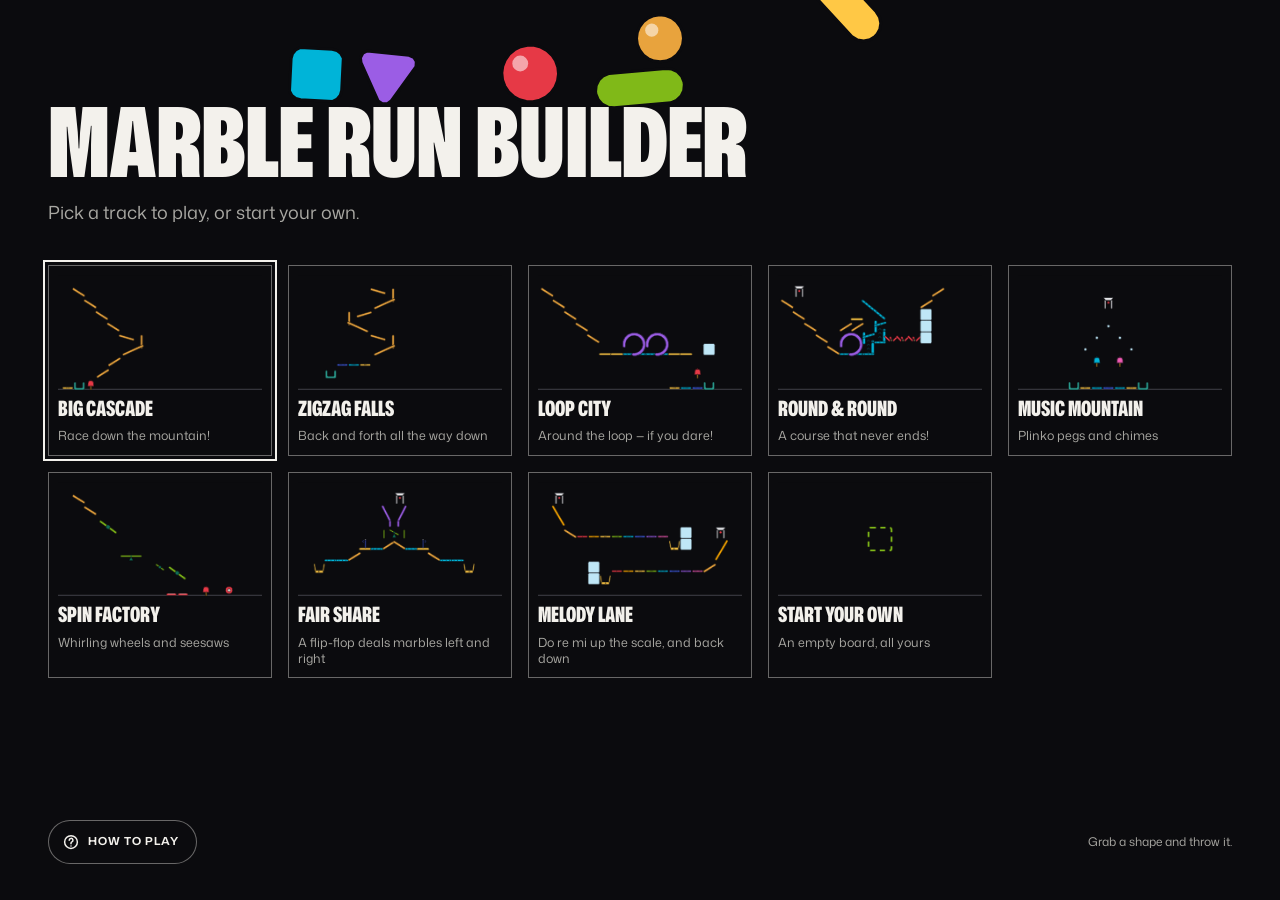
<file: index.html>
<!DOCTYPE html>
<html lang="en">
<head>
<meta charset="utf-8">
<meta name="viewport" content="width=device-width, initial-scale=1, maximum-scale=1, user-scalable=no, viewport-fit=cover">
<meta name="apple-mobile-web-app-capable" content="yes">
<meta name="apple-mobile-web-app-status-bar-style" content="black-translucent">
<meta name="theme-color" content="#0B0B0E">
<meta name="description" content="Build marble runs from tracks, loops, lifts and bells, and watch them roll.">
<title>Marble Run Builder</title>
<link rel="manifest" href="manifest.webmanifest">
<link rel="icon" type="image/png" href="icons/favicon-32.png">
<link rel="apple-touch-icon" href="icons/apple-touch-icon.png">
<link rel="preload" href="fonts/mona-sans-latin-wdth-normal.woff2" as="font" type="font/woff2" crossorigin>
<link rel="stylesheet" href="css/style.css">
</head>
<body>
  <!-- Icons: 24-unit strokes in currentColor, used as <svg class="icon"><use href="#i-..."/></svg> -->
  <svg class="sprite" aria-hidden="true" focusable="false">
    <symbol id="i-home" viewBox="0 0 24 24"><path d="M4 11.5 12 5l8 6.5"/><path d="M6.5 10v9.5h11V10"/></symbol>
    <symbol id="i-undo" viewBox="0 0 24 24"><path d="M9 5 4 10l5 5"/><path d="M4 10h9.5a5.5 5.5 0 0 1 0 11H10"/></symbol>
    <symbol id="i-redo" viewBox="0 0 24 24"><path d="m15 5 5 5-5 5"/><path d="M20 10h-9.5a5.5 5.5 0 0 0 0 11H14"/></symbol>
    <symbol id="i-marbles-off" viewBox="0 0 24 24"><circle cx="10" cy="14" r="6"/><path d="m15.5 4 5 5m0-5-5 5"/></symbol>
    <symbol id="i-restart" viewBox="0 0 24 24"><path d="M5.5 13a7 7 0 1 0 2-5.6"/><path d="M5 4v4.5h4.5"/></symbol>
    <symbol id="i-share" viewBox="0 0 24 24"><path d="M12 15V4m-4 4 4-4 4 4"/><path d="M6 12v7.5h12V12"/></symbol>
    <symbol id="i-help" viewBox="0 0 24 24"><circle cx="12" cy="12" r="8.5"/><path d="M9.6 9.6a2.5 2.5 0 1 1 3.6 2.3c-.8.4-1.2 1-1.2 1.8v.6"/><path d="M12 17.2v.1"/></symbol>
    <symbol id="i-trash" viewBox="0 0 24 24"><path d="M4 7h16"/><path d="M9.5 7V4.5h5V7"/><path d="m6.5 7 1 13h9l1-13"/></symbol>
    <symbol id="i-folder" viewBox="0 0 24 24"><path d="M3.5 6.5h6l2 2.5h9v10.5h-17z"/></symbol>
    <symbol id="i-pause" viewBox="0 0 24 24"><path d="M9 5.5v13M15 5.5v13"/></symbol>
    <symbol id="i-play" viewBox="0 0 24 24"><path d="M8 5.5v13l10-6.5z"/></symbol>
    <symbol id="i-sound" viewBox="0 0 24 24"><path d="M4 9.5h4l5-4v13l-5-4H4z"/><path d="M16.5 9a4.5 4.5 0 0 1 0 6M19 6.5a8 8 0 0 1 0 11"/></symbol>
    <symbol id="i-sound-off" viewBox="0 0 24 24"><path d="M4 9.5h4l5-4v13l-5-4H4z"/><path d="m16.5 9.5 5 5m0-5-5 5"/></symbol>
    <symbol id="i-close" viewBox="0 0 24 24"><path d="M6 6l12 12M18 6 6 18"/></symbol>
    <symbol id="i-plus" viewBox="0 0 24 24"><path d="M12 5v14M5 12h14"/></symbol>
    <symbol id="i-mirror" viewBox="0 0 24 24"><path d="M4 8h14m-3.5-3.5L18 8l-3.5 3.5M20 16H6m3.5-3.5L6 16l3.5 3.5"/></symbol>
    <symbol id="i-rename" viewBox="0 0 24 24"><path d="m5 19 1-4 9.5-9.5a2.1 2.1 0 0 1 3 3L9 18z"/></symbol>
    <symbol id="i-copy" viewBox="0 0 24 24"><rect x="8.5" y="8.5" width="11" height="11" rx="2"/><path d="M5 15V6a1 1 0 0 1 1-1h9"/></symbol>
    <symbol id="i-save-here" viewBox="0 0 24 24"><path d="M12 4v10m-4-4 4 4 4-4"/><path d="M5 15v4.5h14V15"/></symbol>
    <symbol id="i-track" viewBox="0 0 24 24"><path d="m4 8 16 9"/></symbol>
    <symbol id="i-curves" viewBox="0 0 24 24"><path d="M5 5.5a13 13 0 0 0 13 13"/></symbol>
    <symbol id="i-movers" viewBox="0 0 24 24"><path d="m6 7 5 5-5 5M13 7l5 5-5 5"/></symbol>
    <symbol id="i-music" viewBox="0 0 24 24"><path d="M9 18V6l10-2v12"/><circle cx="6.5" cy="18" r="2.5"/><circle cx="16.5" cy="16" r="2.5"/></symbol>
    <symbol id="i-gadgets" viewBox="0 0 24 24"><circle cx="12" cy="12" r="7.5"/><circle cx="12" cy="12" r="2.5"/></symbol>
    <symbol id="i-blocks" viewBox="0 0 24 24"><rect x="5" y="5" width="14" height="14" rx="3"/></symbol>
  </svg>

  <div id="game">
    <canvas id="playfield" aria-label="The marble run board"></canvas>
    <div id="toolbar" role="toolbar" aria-label="Game controls">
      <button id="btn-home" class="ghost" aria-label="Pick a track" title="Pick a track"><svg class="icon" aria-hidden="true"><use href="#i-home"/></svg></button>
      <span class="gap"></span>
      <button id="btn-undo" class="ghost" aria-label="Undo" title="Undo"><svg class="icon" aria-hidden="true"><use href="#i-undo"/></svg></button>
      <button id="btn-redo" class="ghost" aria-label="Redo" title="Redo"><svg class="icon" aria-hidden="true"><use href="#i-redo"/></svg></button>
      <span class="gap"></span>
      <button id="btn-marble" aria-label="Drop a marble" title="Drop a marble">
        <svg class="marble-glyph" viewBox="0 0 24 24" aria-hidden="true"><circle cx="12" cy="12" r="8.5"/><circle class="glint" cx="9" cy="9" r="2.4"/></svg>
        <span class="pill-label">Drop marble</span>
        <span class="count" id="marble-count" aria-hidden="true">0</span>
      </button>
      <span class="gap"></span>
      <button id="btn-restart" class="ghost" aria-label="Restart the run" title="Restart the run"><svg class="icon" aria-hidden="true"><use href="#i-restart"/></svg></button>
      <button id="btn-reset" class="ghost" aria-label="Clear the marbles" title="Clear the marbles"><svg class="icon" aria-hidden="true"><use href="#i-marbles-off"/></svg></button>
      <button id="btn-clear" class="ghost" aria-label="Clear the board" title="Clear the board"><svg class="icon" aria-hidden="true"><use href="#i-trash"/></svg></button>
      <span class="gap"></span>
      <button id="btn-save" class="ghost" aria-label="My runs: save and open" title="My runs"><svg class="icon" aria-hidden="true"><use href="#i-folder"/></svg></button>
      <button id="btn-pause" class="ghost" aria-label="Pause" aria-pressed="false" title="Pause"><svg class="icon" aria-hidden="true"><use href="#i-pause"/></svg></button>
      <button id="btn-mute" class="ghost" aria-label="Sound" aria-pressed="true" title="Sound on or off"><svg class="icon" aria-hidden="true"><use href="#i-sound"/></svg></button>
    </div>
    <div id="tray">
      <div id="tray-groups" role="group" aria-label="Kinds of piece"></div>
      <div id="tray-items" role="group" aria-label="Pieces: drag one onto the board"></div>
      <div id="tray-trash" aria-hidden="true"><svg class="icon"><use href="#i-trash"/></svg><span>Drop here to remove</span></div>
    </div>
    <div id="save-dialog" class="dialog hidden" role="dialog" aria-modal="true" aria-labelledby="dlg-title">
      <div class="dialog-card">
        <div class="dialog-head">
          <h2 id="dlg-title">My marble runs</h2>
          <button id="dlg-share" class="share-pill" title="Share this board as a link"><svg class="icon" aria-hidden="true"><use href="#i-share"/></svg><span class="label">Share this board</span></button>
          <button id="dlg-close" class="ghost" aria-label="Close" title="Close"><svg class="icon" aria-hidden="true"><use href="#i-close"/></svg></button>
        </div>
        <div id="slot-grid"></div>
      </div>
    </div>
    <div id="coach" class="hidden" role="status" aria-live="polite">
      <div id="coach-dots" aria-hidden="true"></div>
      <p id="coach-text"></p>
      <div class="coach-buttons">
        <button id="coach-next" class="label">Next</button>
        <button id="coach-skip" class="label">Skip tips</button>
      </div>
    </div>
    <div id="toast" class="hidden" role="status" aria-live="polite"></div>
  </div>

  <div id="splash" class="hidden" role="dialog" aria-modal="true" aria-labelledby="splash-title">
    <div class="splash-stage" id="splash-stage">
      <canvas id="splash-toy" aria-hidden="true"></canvas>
      <button id="splash-close" class="ghost hidden" aria-label="Back to the board" title="Back to the board"><svg class="icon" aria-hidden="true"><use href="#i-close"/></svg></button>
      <div class="splash-copy">
        <h1 class="splash-title" id="splash-title" data-glyphs>MARBLE RUN BUILDER</h1>
        <p class="splash-sub" data-solid-box>Pick a track to play, or start your own.</p>
      </div>
      <div id="splash-grid"></div>
      <div class="splash-foot">
        <button id="splash-help" class="share-pill" aria-pressed="false"><svg class="icon" aria-hidden="true"><use href="#i-help"/></svg><span class="label">How to play</span></button>
        <p class="splash-hint" aria-hidden="true">Grab a shape and throw it.</p>
      </div>
    </div>
  </div>

  <div id="rotate-overlay">
    <div class="rotate-card">
      <svg class="rotate-device" viewBox="0 0 120 120" aria-hidden="true"><rect x="36" y="14" width="48" height="92" rx="7"/><path d="M56 97h8"/></svg>
      <h1>Turn your device sideways</h1>
    </div>
  </div>

  <script src="vendor/matter.min.js"></script>
  <script type="module" src="js/main.js"></script>
</body>
</html>
</file>
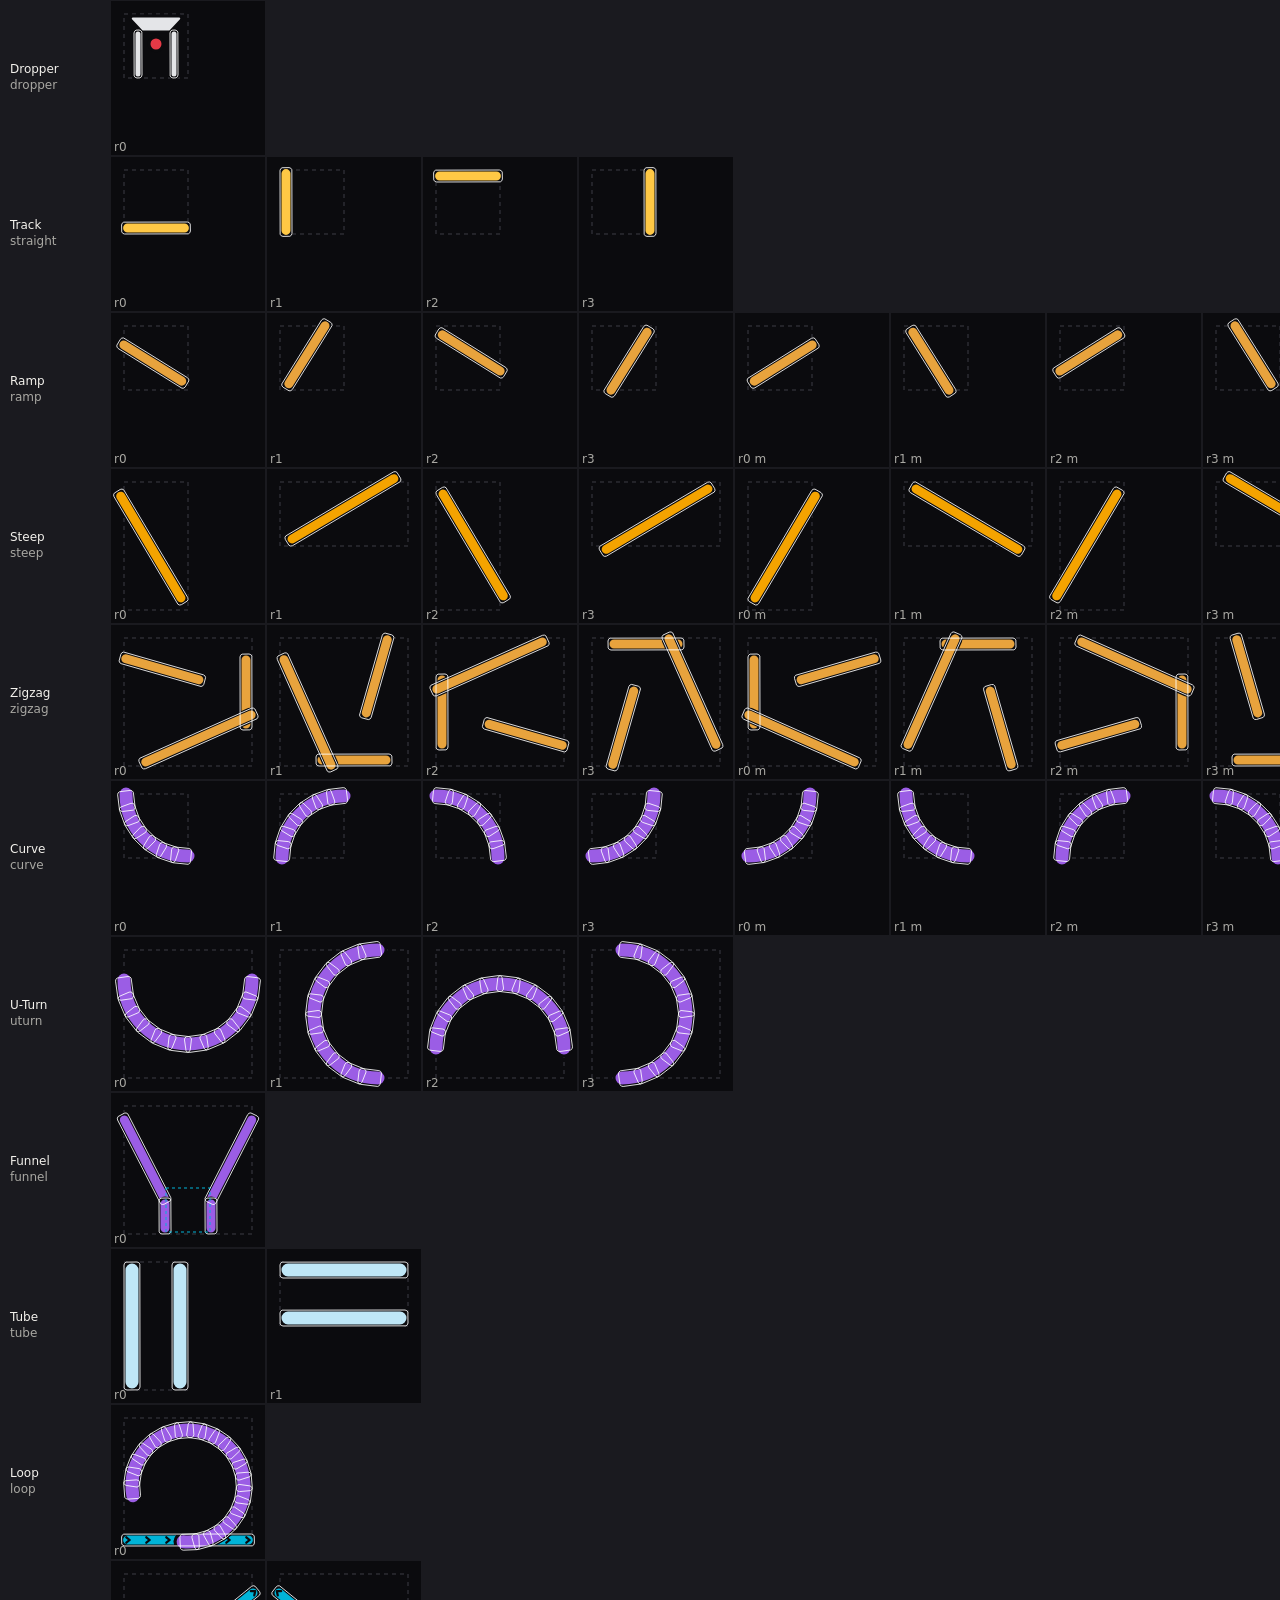
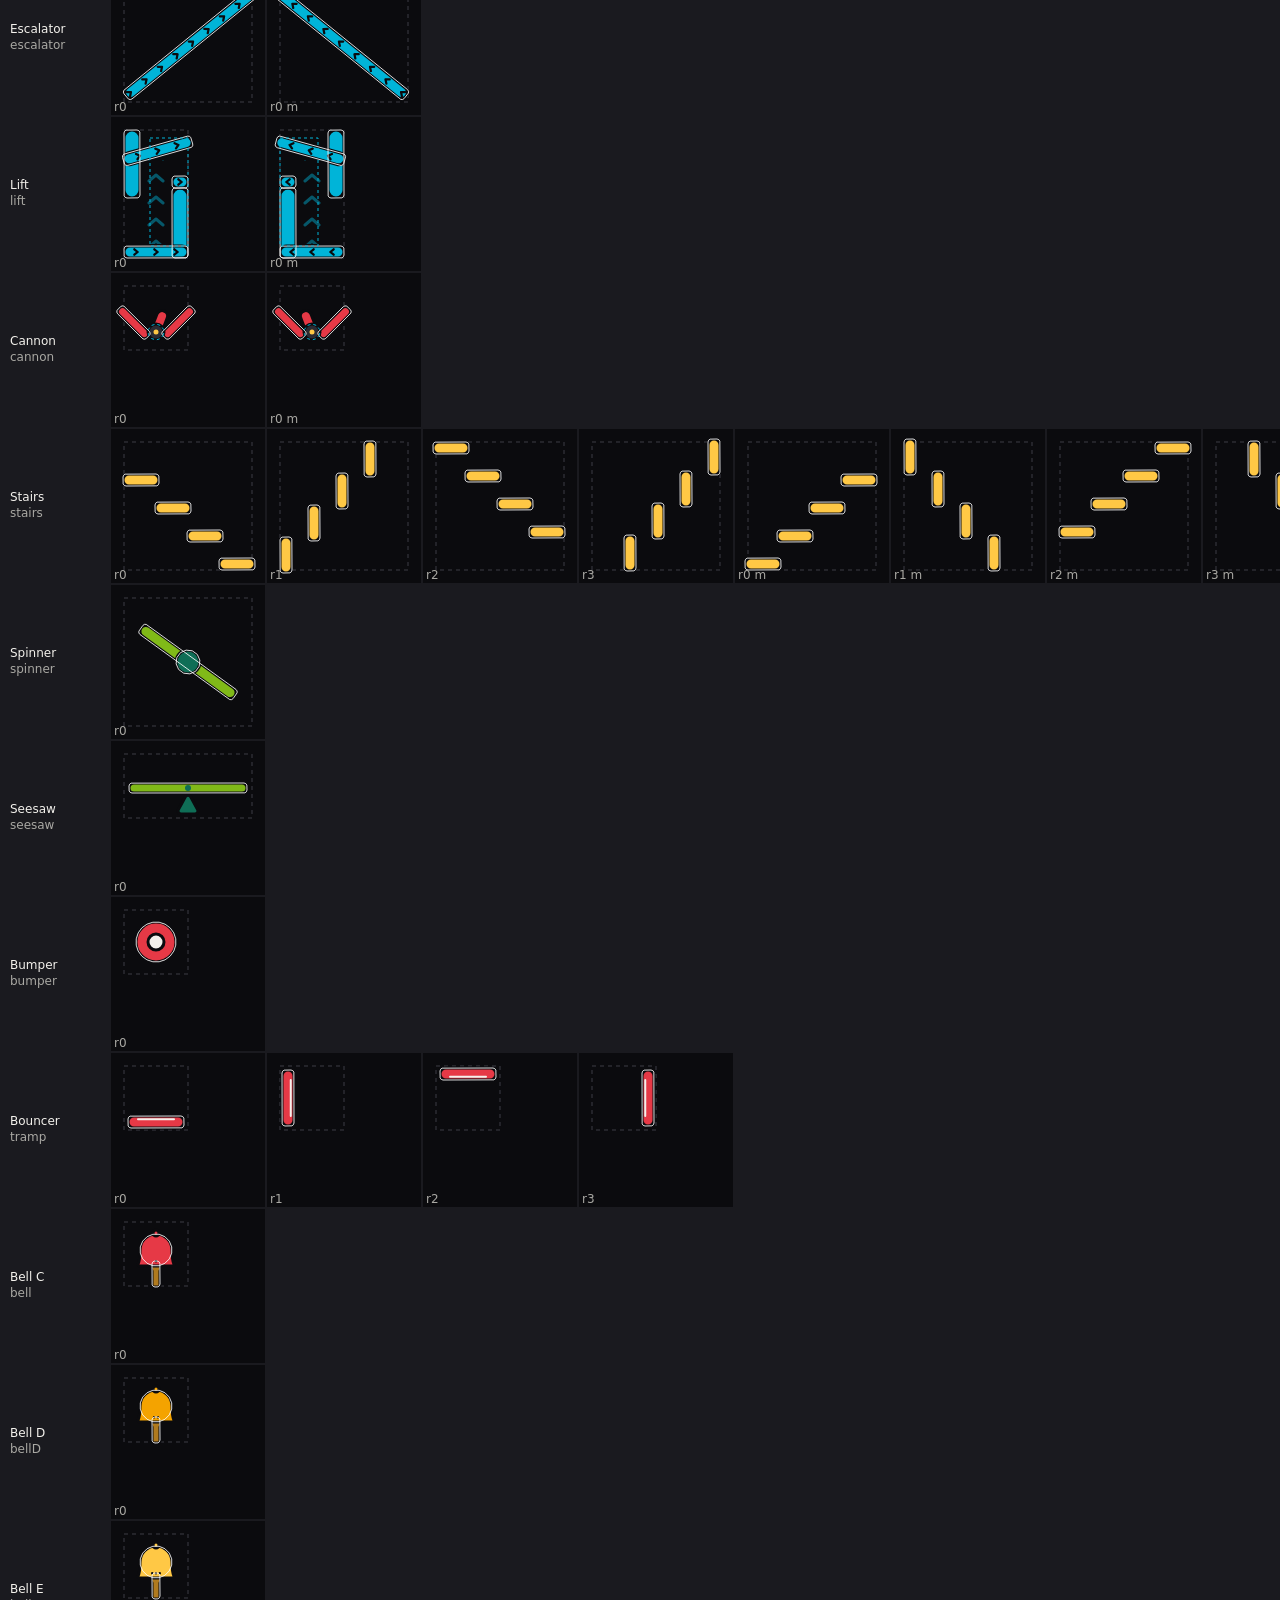
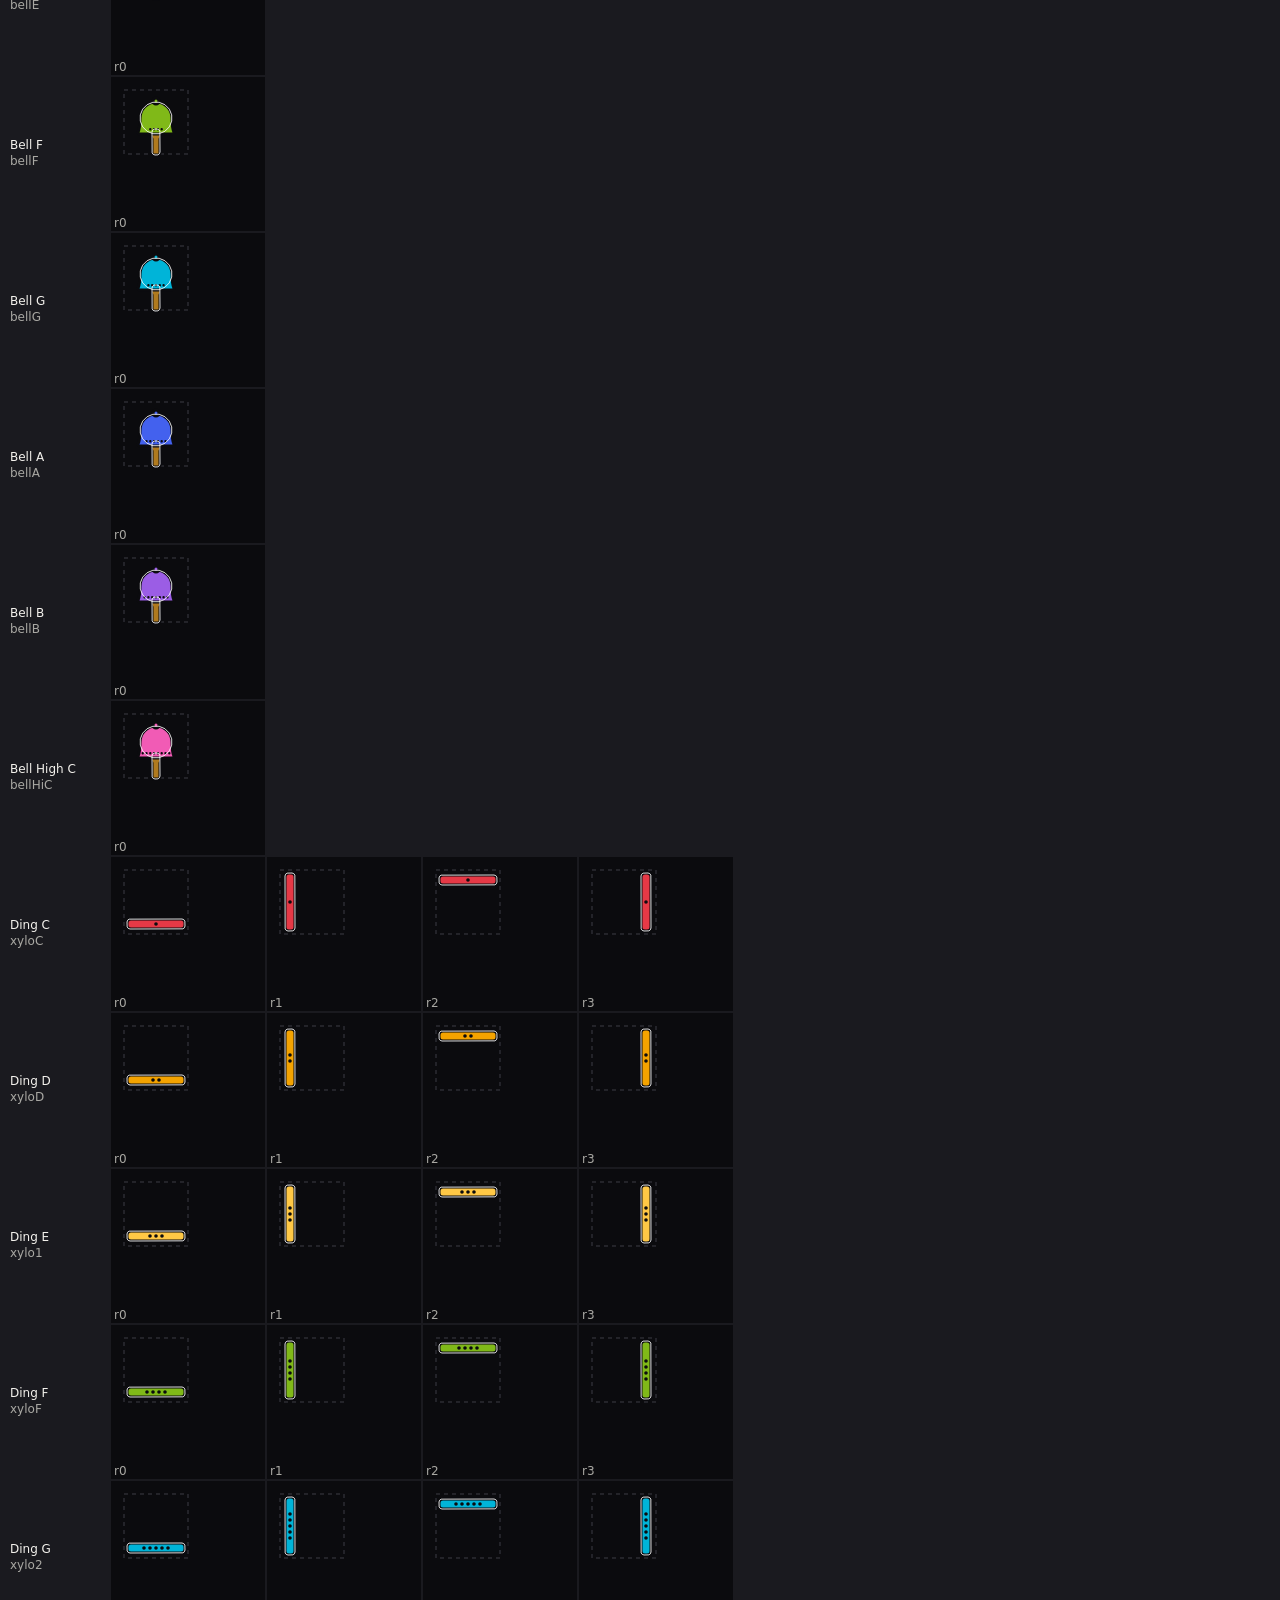
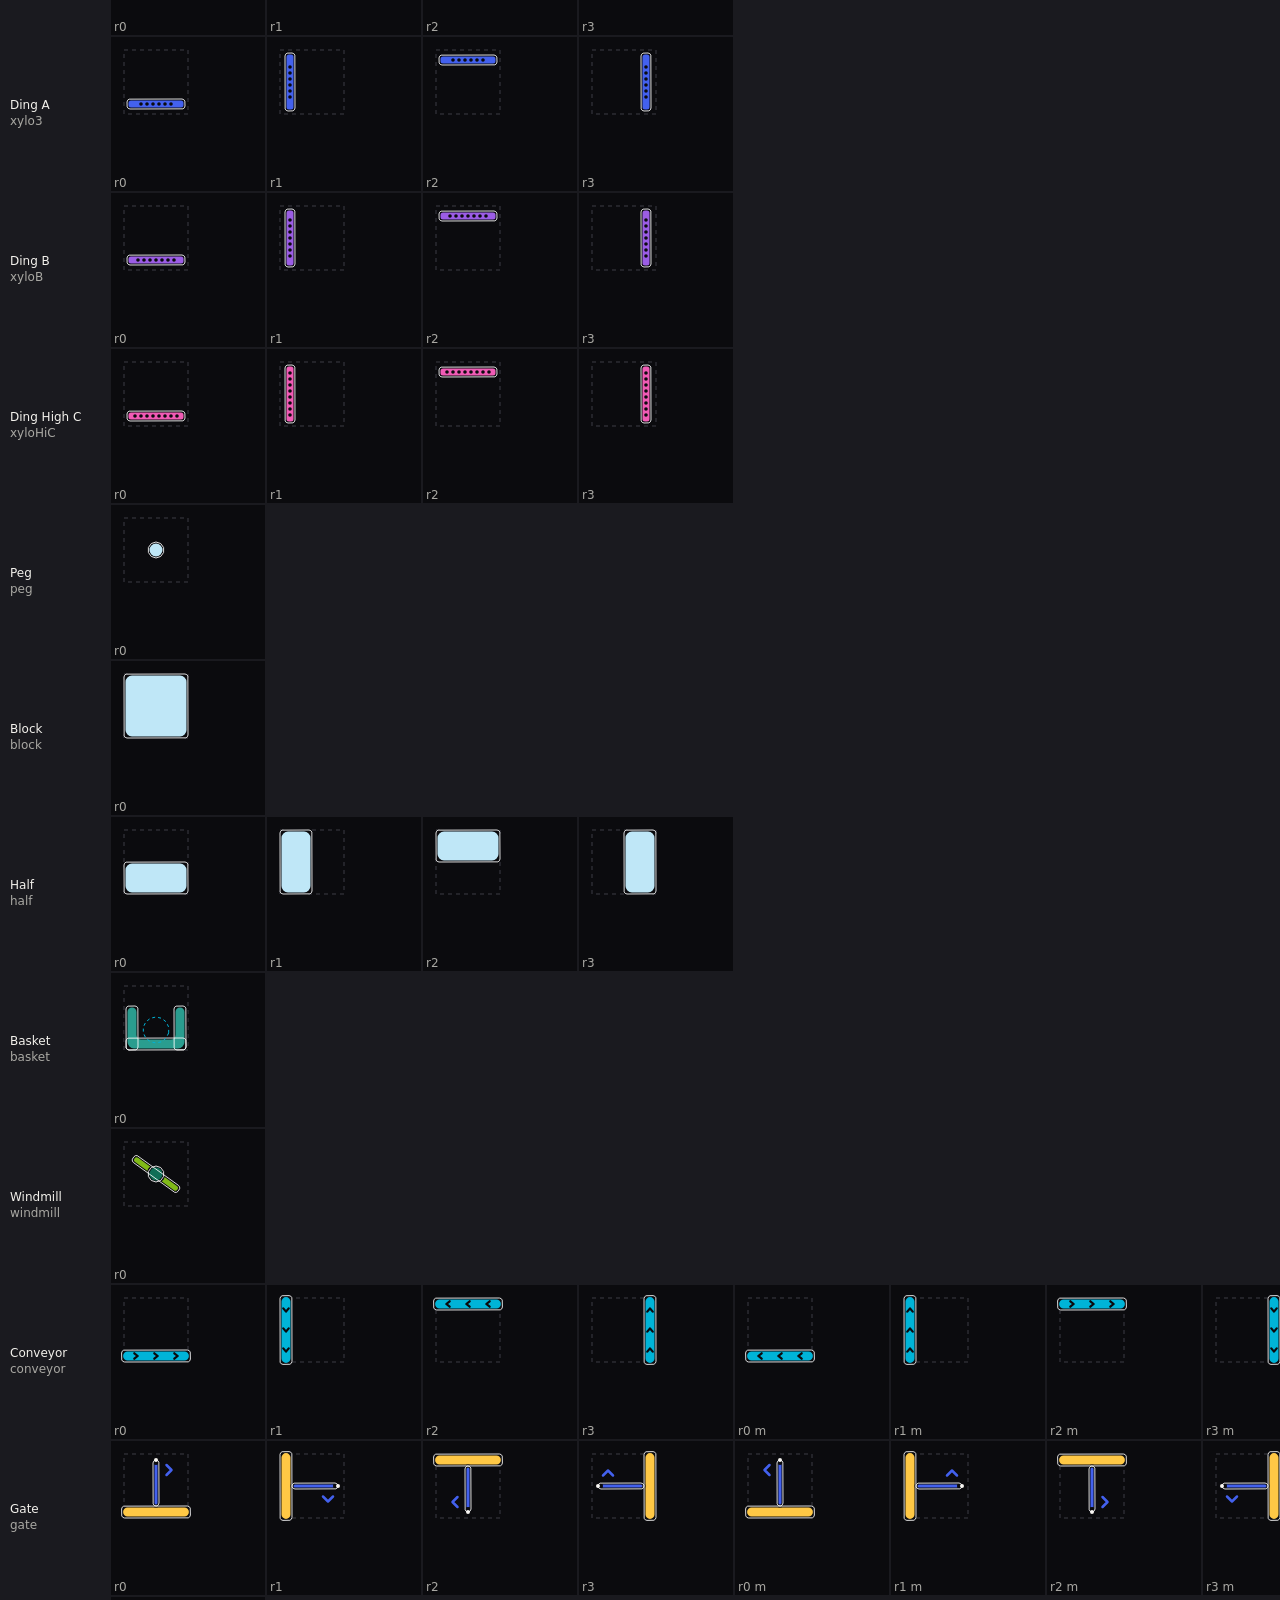
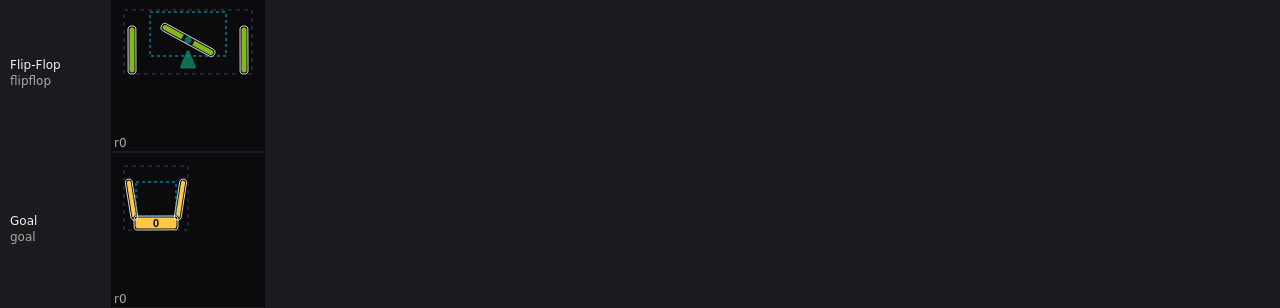
<file: tools/catalog-sheet.html>
<!DOCTYPE html>
<html lang="en">
<head>
<meta charset="utf-8">
<meta name="viewport" content="width=device-width, initial-scale=1">
<title>Catalog sheet</title>
<style>
  body { margin: 0; background: #1a1a1f; }
  canvas { display: block; }
</style>
</head>
<body>
<!-- Dev page: every piece in every orientation the game allows, its art with
     the physics outlines on top (?scale=2 for a sharper sheet, ?outlines=0
     for art only). Serve the repo root with tools/devserver.py. -->
<canvas id="sheet"></canvas>
<script src="../vendor/matter.min.js"></script>
<script type="module" src="catalog-sheet.js"></script>
</body>
</html>
</file>
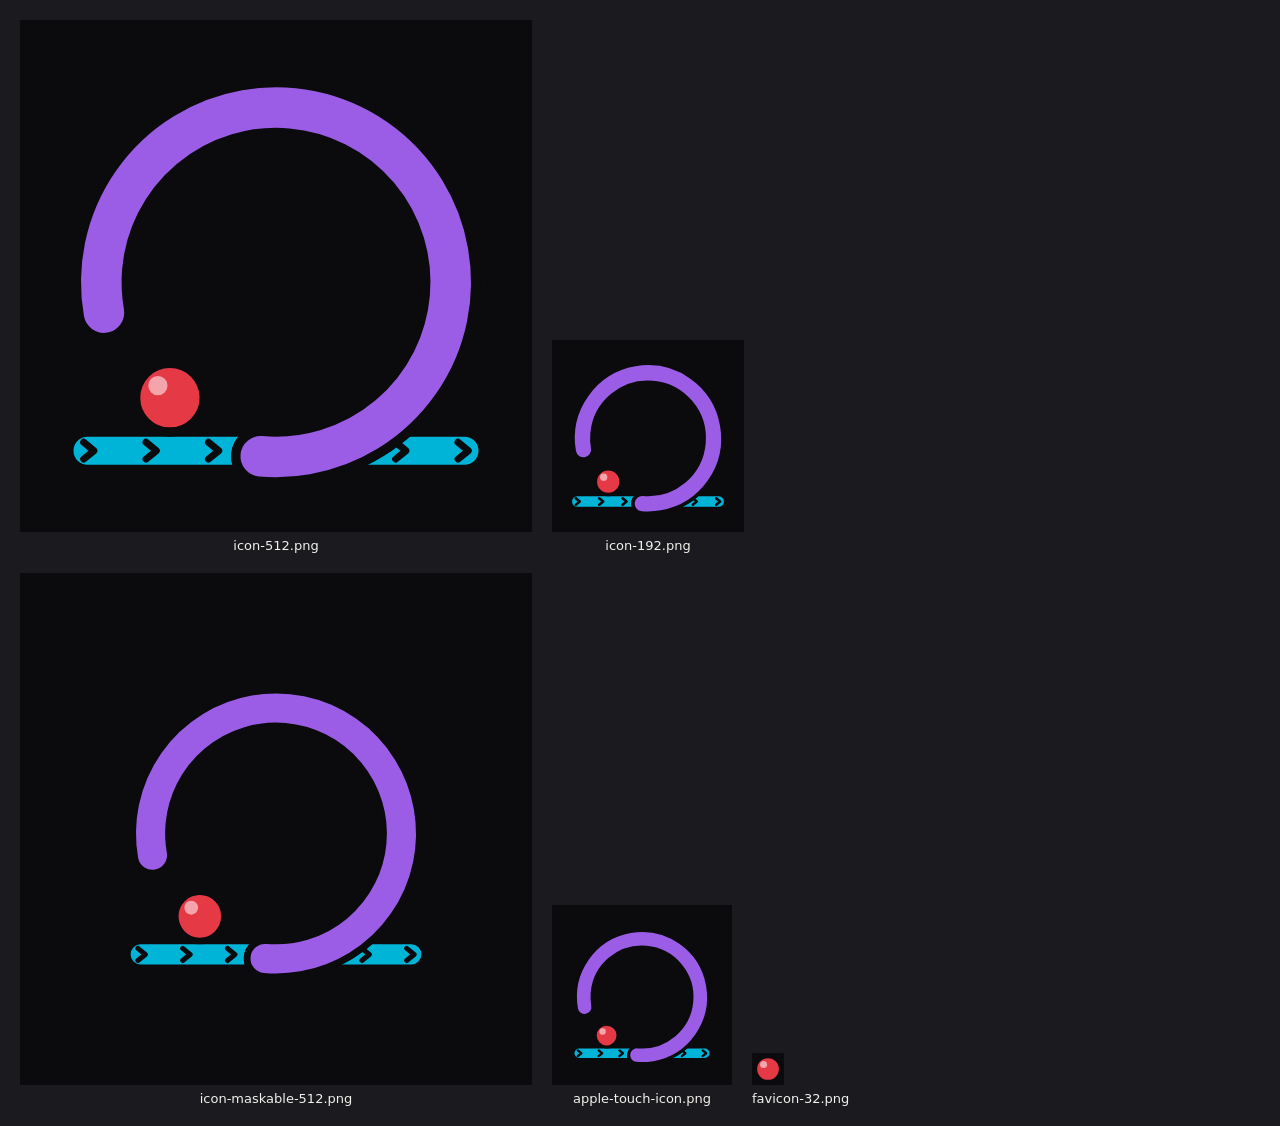
<file: tools/icons.html>
<!DOCTYPE html>
<html lang="en">
<head>
<meta charset="utf-8">
<meta name="viewport" content="width=device-width, initial-scale=1">
<title>App icons</title>
<style>
  body { margin: 0; padding: 20px; background: #1a1a1f; color: #f3f1ec; font: 13px system-ui, sans-serif; }
  .row { display: flex; flex-wrap: wrap; gap: 20px; align-items: flex-end; }
  figure { margin: 0; text-align: center; }
  canvas { display: block; margin-bottom: 6px; }
</style>
</head>
<body>
<!-- Dev page: draws the app's icons with the game's own art. Each canvas is
     the file it's named after; save them into icons/ (window.iconFiles()
     returns them as data URLs). -->
<div class="row" id="icons"></div>
<script src="../vendor/matter.min.js"></script>
<script type="module" src="icons.js"></script>
</body>
</html>
</file>
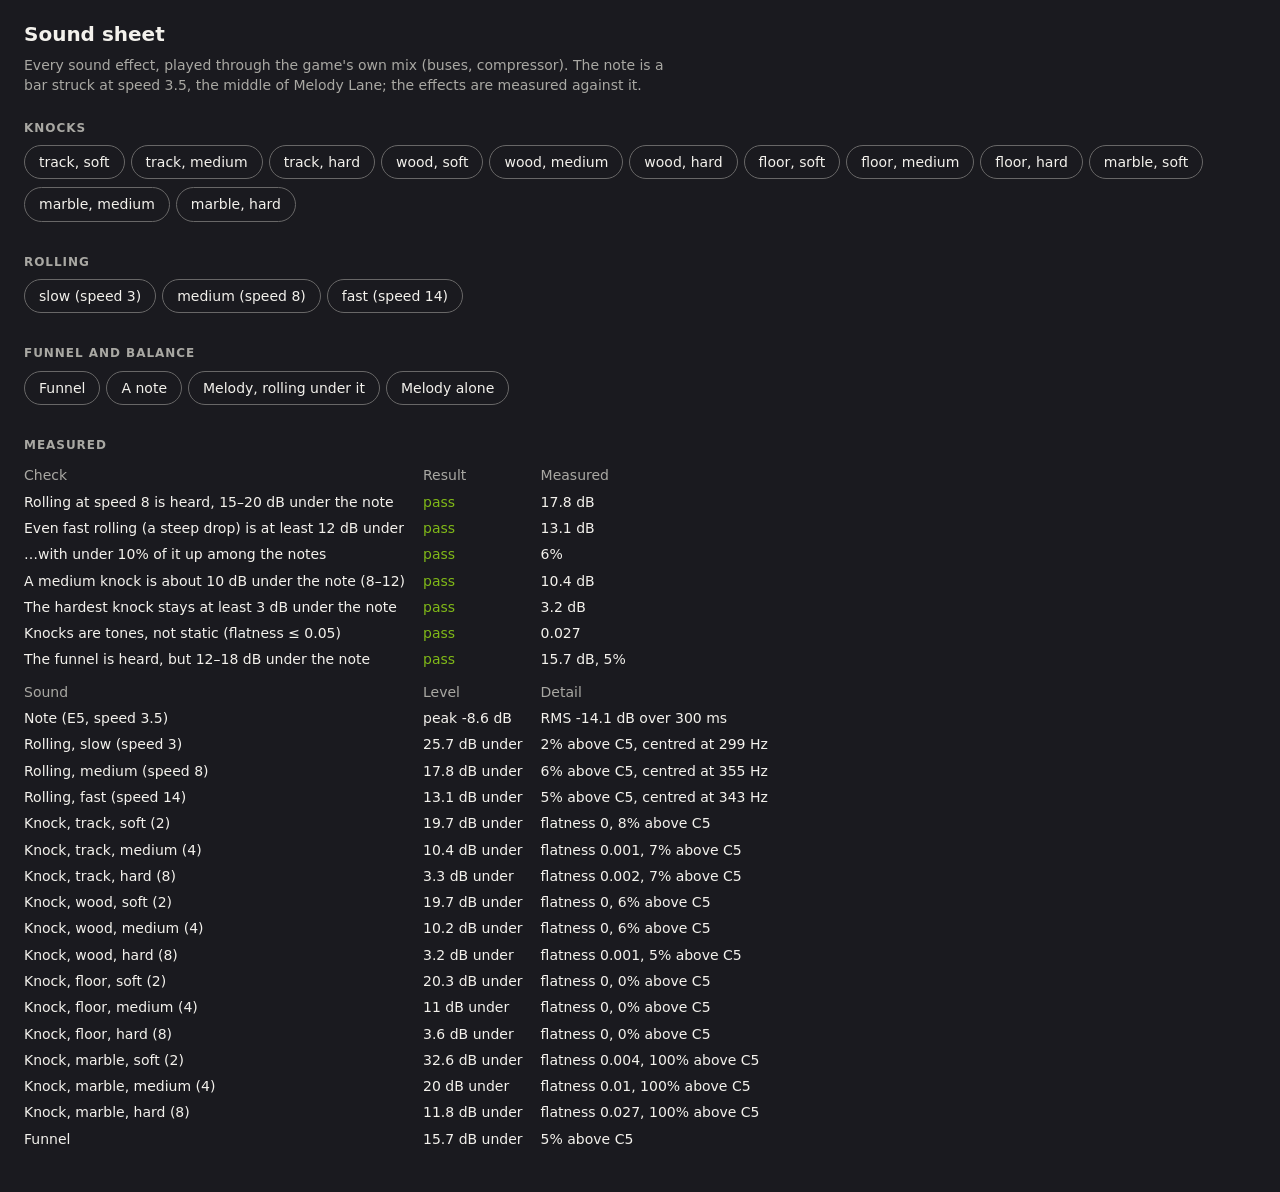
<file: tools/sound-sheet.html>
<!DOCTYPE html>
<html lang="en">
<head>
<meta charset="utf-8">
<meta name="viewport" content="width=device-width, initial-scale=1">
<title>Sound sheet</title>
<style>
  body { margin: 0; padding: 20px 24px 40px; background: #1a1a1f; color: #f3f1ec; font: 14px/1.45 system-ui, sans-serif; }
  h1 { font-size: 20px; margin: 0 0 6px; }
  h2 { font-size: 12px; margin: 24px 0 8px; color: #a9a8a3; font-weight: 600; text-transform: uppercase; letter-spacing: 0.08em; }
  p { margin: 0 0 8px; color: #a9a8a3; max-width: 72ch; }
  button { font: inherit; color: #f3f1ec; background: none; border: 1px solid #686767; border-radius: 999px; padding: 6px 14px; margin: 0 6px 8px 0; cursor: pointer; }
  button:hover, button:focus-visible { border-color: #f3f1ec; outline: none; }
  table { border-collapse: collapse; }
  th, td { text-align: left; padding: 3px 18px 3px 0; font-variant-numeric: tabular-nums; vertical-align: top; }
  th { color: #a9a8a3; font-weight: 500; }
  .pass { color: #80b918; }
  .fail { color: #e63946; }
</style>
</head>
<body>
<!-- Dev page: every sound effect played through the game's own mix, with
     measurements against the levels they should keep. Serve the repo root
     with tools/devserver.py. -->
<h1>Sound sheet</h1>
<p>Every sound effect, played through the game's own mix (buses, compressor). The note is a bar struck at speed 3.5, the middle of Melody Lane; the effects are measured against it.</p>

<h2>Knocks</h2>
<div id="knocks"></div>
<h2>Rolling</h2>
<div id="rolling"></div>
<h2>Funnel and balance</h2>
<div id="other"></div>
<h2>Measured</h2>
<table id="measured"><tr><td>Measuring…</td></tr></table>

<script type="module" src="sound-sheet.js"></script>
</body>
</html>
</file>
<file: css/style.css>
/* Marble Run Builder, dressed like the hero toy on tonyt908.com: a dark
   stage, ink type in Mona Sans (wide and light labels, condensed and black
   titles), hairline controls. Colours mirror js/theme.js; a test holds them
   to it. Sizes mirror js/config.js, which owns them. */

@font-face {
  font-family: "Mona Sans";
  src: url("../fonts/mona-sans-latin-wdth-normal.woff2") format("woff2");
  font-weight: 200 900;
  font-stretch: 75% 125%;
  font-display: block;
}
/* The same file pinned to black and condensed, so canvas (which can't set
   font-stretch before Safari 16.4) draws the title exactly as the page
   shows it. */
@font-face {
  font-family: "Mona Sans Title";
  src: url("../fonts/mona-sans-latin-wdth-normal.woff2") format("woff2");
  font-weight: 900;
  font-stretch: 75%;
  font-display: block;
}

:root {
  --stage: #0B0B0E;
  --ink: #F3F1EC;
  --muted: #A9A8A3;
  --gold: #FFC845;
  --red: #e63946;
  --lime: #80b918;
  --line: #686767;      /* hairlines: ink at 40% over the stage */
  --line-soft: #2c2c31; /* quieter rings: ink at 12% */
  --on-ink-muted: #5C5C58;
  --game-w: 1133px;
  --game-h: 744px;
  --board-h: 634px;
  --tray-h: 110px;
  --bar-top: 6px;       /* the toolbar must end above row 0 (58px) */
  --control: 44px;      /* the smallest thing to press */
  --font: "Mona Sans", "Helvetica Neue", Arial, sans-serif;
  --title-font: "Mona Sans Title", "Mona Sans", "Helvetica Neue", Arial, sans-serif;
  --ease-out: cubic-bezier(.16, 1, .3, 1);
  /* the screen's safe area (home indicator, rounded corners): js/viewport.js
     fits the stage inside it */
  --safe-top: env(safe-area-inset-top, 0px);
  --safe-right: env(safe-area-inset-right, 0px);
  --safe-bottom: env(safe-area-inset-bottom, 0px);
  --safe-left: env(safe-area-inset-left, 0px);
}

/* ---- global: kill every Safari gesture ---- */
* { margin: 0; padding: 0; box-sizing: border-box; }

html, body {
  position: fixed;
  inset: 0;
  overflow: hidden;
  background: var(--stage);
  color: var(--ink);
  touch-action: none;
  overscroll-behavior: none;
  -webkit-user-select: none;
  user-select: none;
  -webkit-touch-callout: none;
  -webkit-tap-highlight-color: transparent;
  font: 400 16px/1.4 var(--font);
  -webkit-font-smoothing: antialiased;
}

button {
  font: inherit;
  color: inherit;
  background: none;
  border: 0;
  cursor: pointer;
}

:focus-visible { outline: 2px solid var(--ink); outline-offset: 3px; }

.sprite { position: absolute; width: 0; height: 0; overflow: hidden; }

svg.icon {
  width: 22px;
  height: 22px;
  flex: none;
  fill: none;
  stroke: currentColor;
  stroke-width: 2;
  stroke-linecap: round;
  stroke-linejoin: round;
  pointer-events: none;
}

/* A round, hairline control (the site's ghost button, as a circle). */
.ghost {
  width: var(--control);
  height: var(--control);
  flex: none;
  display: grid;
  place-items: center;
  border-radius: 50%;
  background: var(--stage);
  box-shadow: inset 0 0 0 1px var(--line);
  transition: box-shadow .2s, background-color .2s, color .2s, transform .25s var(--ease-out);
}
.ghost:hover { box-shadow: inset 0 0 0 1.5px var(--ink); }
.ghost:active { transform: scale(.93); }
.ghost.armed { background: var(--red); box-shadow: none; }
.ghost.inactive { opacity: .35; }
.ghost.on { background: var(--ink); color: var(--stage); box-shadow: none; }

/* Uppercase labels, wide and medium-heavy, as on the site. */
.label, .pill-label, .group-pill span, #tray-trash span, .toast-action {
  font-weight: 650;
  font-stretch: 112%;
  text-transform: uppercase;
  letter-spacing: .09em;
}

/* ---- the fixed-size game, scaled to fit by js/viewport.js ---- */
#game {
  position: absolute;
  width: var(--game-w);
  height: var(--game-h);
  transform-origin: top left;
  background: var(--stage);
  overflow: hidden;
}

#playfield {
  position: absolute;
  top: 0;
  left: 0;
  width: var(--game-w);
  height: var(--board-h);
  display: block;
  touch-action: none;
}

/* ---- toolbar: one row in the band above the grid, clear of the sky's left
   end (a tap there drops a marble) ---- */
#toolbar {
  position: absolute;
  top: var(--bar-top);
  right: 12px;
  height: var(--control);
  display: flex;
  align-items: center;
  gap: 6px;
  z-index: 5;
}
#toolbar .gap { width: 6px; }

#btn-marble {
  height: var(--control);
  display: flex;
  align-items: center;
  gap: 9px;
  padding: 0 18px 0 12px;
  border-radius: 999px;
  background: var(--ink);
  color: var(--stage);
  font-size: 12px;
  line-height: 1;
  transition: transform .25s var(--ease-out);
}
#btn-marble:active { transform: scale(.96); }
#btn-marble .count {
  min-width: 2ch;
  color: var(--on-ink-muted);
  font-weight: 600;
  font-variant-numeric: tabular-nums;
  text-align: right;
}
.marble-glyph { width: 22px; height: 22px; flex: none; }
.marble-glyph circle { fill: var(--gold); }
.marble-glyph .glint { fill: rgba(255, 255, 255, .55); }

/* ---- piece tray: kinds on the left, the kind's pieces on the right ---- */
#tray {
  position: absolute;
  left: 0;
  right: 0;
  bottom: 0;
  height: var(--tray-h);
  display: flex;
  align-items: center;
  padding: 0 10px;
  background: var(--stage);
  border-top: 1px solid var(--line-soft);
  z-index: 4;
}

#tray-groups {
  flex: none;
  display: grid;
  grid-template-columns: repeat(3, 80px);
  grid-template-rows: repeat(2, 42px);
  gap: 6px;
  padding-right: 12px;
  margin-right: 12px;
  border-right: 1px solid var(--line-soft);
}
.group-pill {
  display: flex;
  align-items: center;
  justify-content: center;
  gap: 5px;
  border-radius: 999px;
  box-shadow: inset 0 0 0 1px var(--line);
  color: var(--muted);
  font-size: 10px;
  line-height: 1;
  transition: background-color .2s, color .2s, box-shadow .2s;
}
.group-pill svg.icon { width: 15px; height: 15px; }
.group-pill:hover { color: var(--ink); }
.group-pill[aria-pressed="true"] { background: var(--ink); color: var(--stage); box-shadow: none; }

#tray-items {
  flex: 1;
  height: 100%;
  display: flex;
  align-items: center;
  gap: 6px;
  overflow-x: auto;
  overflow-y: hidden;
  touch-action: pan-x;
  -webkit-overflow-scrolling: touch;
  scrollbar-width: none;
}
#tray-items::-webkit-scrollbar { display: none; }

.tray-item {
  position: relative;
  flex: none;
  width: 78px;
  height: 92px;
  display: flex;
  flex-direction: column;
  align-items: center;
  justify-content: center;
  gap: 5px;
  border-radius: 10px;
  box-shadow: inset 0 0 0 1px var(--line-soft);
  /* pan-x lets a sideways swipe scroll the tray (the drag gets
     pointercancel), while a drag upward lifts the piece out */
  touch-action: pan-x;
  cursor: grab;
  transition: box-shadow .2s;
}
.tray-item:hover { box-shadow: inset 0 0 0 1px var(--line); }
.tray-item.off { display: none; }
.tray-item canvas { pointer-events: none; }
.tray-item span {
  font-size: 9.5px;
  font-weight: 600;
  font-stretch: 100%;
  line-height: 1;
  letter-spacing: .06em;
  text-transform: uppercase;
  color: var(--muted);
  white-space: nowrap;
  pointer-events: none;
}
.tray-item svg.mirror {
  position: absolute;
  top: 6px;
  right: 6px;
  width: 14px;
  height: 14px;
  color: var(--muted);
}

#tray-trash {
  position: absolute;
  inset: 0;
  display: none;
  align-items: center;
  justify-content: center;
  gap: 12px;
  background: var(--red);
  color: var(--ink);
  font-size: 15px;
  pointer-events: none;
}
#tray.trash-mode #tray-trash { display: flex; }
#tray.trash-mode > :not(#tray-trash) { visibility: hidden; }

/* ---- toast: a pill above the tray ---- */
#toast {
  position: absolute;
  left: 50%;
  bottom: calc(var(--tray-h) + 16px);
  z-index: 50; /* above the save dialog */
  display: flex;
  align-items: center;
  gap: 14px;
  min-height: var(--control);
  padding: 0 20px;
  border-radius: 999px;
  background: var(--ink);
  color: var(--stage);
  font-size: 14px;
  font-weight: 600;
  line-height: 1;
  white-space: nowrap;
  transform: translateX(-50%);
  transition: opacity .25s, transform .3s var(--ease-out);
}
#toast.with-action { padding-right: 6px; }
#toast.hidden { opacity: 0; transform: translate(-50%, 8px); pointer-events: none; }
.toast-action {
  height: 34px;
  padding: 0 16px;
  border-radius: 999px;
  background: var(--stage);
  color: var(--ink);
  font-size: 11px;
}

/* ---- start screen: the toy's stage, with plates for the tracks ---- */
#splash {
  position: fixed;
  inset: 0;
  z-index: 45;
  background: var(--stage);
  overflow-y: auto;
  touch-action: pan-y;
}
#splash.hidden { display: none; }

/* The toy's canvas covers the stage under the copy and plates; everything
   on top lets presses through except real buttons, so a shape resting
   anywhere can be grabbed. */
.splash-stage {
  position: relative;
  isolation: isolate;
  min-height: 100%;
  display: flex;
  flex-direction: column;
  padding:
    calc(clamp(40px, 11vh, 100px) + var(--safe-top))
    calc(clamp(16px, 4vw, 48px) + var(--safe-right))
    calc(clamp(20px, 4vh, 36px) + var(--safe-bottom))
    calc(clamp(16px, 4vw, 48px) + var(--safe-left));
}
#splash-toy { position: absolute; inset: 0; z-index: 0; width: 100%; height: 100%; }
.splash-copy, #splash-grid { position: relative; z-index: 1; pointer-events: none; }
#splash button { pointer-events: auto; }

#splash-close {
  position: fixed;
  top: calc(16px + var(--safe-top));
  right: calc(16px + var(--safe-right));
  z-index: 46;
}
#splash-close.hidden { display: none; }

.splash-title {
  font: 900 clamp(40px, 7.6vw, 96px)/.86 var(--title-font);
  letter-spacing: -.01em;
  max-width: 100%;
}
.splash-sub {
  width: fit-content;
  margin-top: clamp(10px, 2vh, 18px);
  color: var(--muted);
  font-size: clamp(15px, 1.6vw, 18px);
}

#splash-grid {
  display: grid;
  grid-template-columns: repeat(5, minmax(0, 1fr));
  gap: clamp(10px, 1.5vw, 16px);
  margin-top: clamp(20px, 4.5vh, 44px);
}
@media (max-width: 1000px) { #splash-grid { grid-template-columns: repeat(4, minmax(0, 1fr)); } }
@media (max-width: 760px) { #splash-grid { grid-template-columns: repeat(3, minmax(0, 1fr)); } }
@media (max-width: 520px) { #splash-grid { grid-template-columns: repeat(2, minmax(0, 1fr)); } }

.splash-card {
  display: grid;
  grid-template-rows: auto auto auto;
  align-content: start;
  gap: 9px;
  padding: 10px 10px 12px;
  text-align: left;
  background: var(--stage);
  box-shadow: inset 0 0 0 1px var(--line);
  transition: box-shadow .2s, transform .3s var(--ease-out);
}
.splash-card:hover { box-shadow: inset 0 0 0 1.5px var(--ink); transform: translateY(-2px); }
.splash-card:active { transform: translateY(0) scale(.985); }
.splash-card canvas {
  display: block;
  width: 100%;
  height: auto;
  aspect-ratio: 232 / 130;
}
.splash-card-title {
  font: 850 clamp(15px, 1.75vw, 21px)/.95 var(--font);
  font-stretch: 75%;
  text-transform: uppercase;
}
.splash-card-blurb { color: var(--muted); font-size: 12.5px; line-height: 1.3; }

.splash-foot {
  position: relative;
  z-index: 1;
  display: flex;
  align-items: center;
  justify-content: space-between;
  gap: 16px;
  margin-top: auto;
  padding-top: 18px;
  pointer-events: none;
}
.splash-hint { color: var(--muted); font-size: 12px; }
#splash-help[aria-pressed="true"] { background: var(--ink); color: var(--stage); box-shadow: none; }

/* ---- first-run tips, over the board's lower left ---- */
#coach {
  position: absolute;
  left: 34px;
  bottom: calc(var(--tray-h) + 18px);
  z-index: 7;
  width: 330px;
  padding: 14px 16px 12px;
  background: var(--stage);
  box-shadow: inset 0 0 0 1px var(--line);
  pointer-events: none;
  transition: opacity .25s;
}
#coach.hidden { display: none; }
#coach-dots { display: flex; gap: 6px; margin-bottom: 10px; }
#coach-dots span { width: 18px; height: 4px; border-radius: 2px; background: var(--line-soft); }
#coach-dots span.done { background: var(--line); }
#coach-dots span.now { background: var(--gold); }
#coach-text { font-size: 15px; line-height: 1.35; }
.coach-buttons { display: flex; gap: 6px; margin-top: 12px; }
.coach-buttons button {
  min-height: 36px;
  padding: 0 14px;
  border-radius: 999px;
  font-size: 10.5px;
  pointer-events: auto;
}
#coach-next { background: var(--ink); color: var(--stage); }
#coach-skip { color: var(--muted); }

/* ---- portrait: ask for landscape ---- */
#rotate-overlay {
  position: fixed;
  inset: 0;
  z-index: 50;
  display: none;
  align-items: center;
  justify-content: center;
  background: var(--stage);
  text-align: center;
}
@media (orientation: portrait) {
  #rotate-overlay { display: flex; }
  #game { visibility: hidden; }
}
.rotate-device { width: 120px; height: 120px; margin: 0 auto; }
.rotate-device rect, .rotate-device path {
  fill: none;
  stroke: var(--ink);
  stroke-width: 4;
  stroke-linecap: round;
}
.rotate-device { animation: turn-sideways 2.4s var(--ease-out) infinite; }
@keyframes turn-sideways {
  0%, 25% { transform: rotate(0deg); }
  60%, 100% { transform: rotate(90deg); }
}
.rotate-card h1 {
  margin-top: 18px;
  font: 900 34px/.95 var(--title-font);
  text-transform: uppercase;
}

/* ---- save dialog: inside the game stage, so it scales with it and the
   toast (above it) can answer what happens in it ---- */
.dialog {
  position: absolute;
  inset: 0;
  z-index: 40;
  display: flex;
  align-items: center;
  justify-content: center;
  background: rgba(11, 11, 14, .78);
}
.dialog.hidden { display: none; }
.dialog-card {
  width: 860px;
  max-height: 640px;
  display: flex;
  flex-direction: column;
  padding: 20px;
  background: var(--stage);
  box-shadow: inset 0 0 0 1px var(--line), 0 30px 80px -20px #000;
}
.dialog-head {
  display: flex;
  align-items: center;
  justify-content: space-between;
  margin-bottom: 16px;
}
.dialog-head h2 { flex: 1; font: 900 32px/.9 var(--title-font); text-transform: uppercase; }
.share-pill {
  height: var(--control);
  display: flex;
  align-items: center;
  gap: 8px;
  margin-right: 10px;
  padding: 0 18px 0 14px;
  border-radius: 999px;
  box-shadow: inset 0 0 0 1px var(--line);
  font-size: 11px;
  transition: box-shadow .2s;
}
.share-pill:hover { box-shadow: inset 0 0 0 1.5px var(--ink); }
.share-pill svg.icon { width: 18px; height: 18px; }

#slot-grid {
  display: grid;
  grid-template-columns: repeat(auto-fill, minmax(200px, 1fr));
  gap: 12px;
  overflow-y: auto;
  touch-action: pan-y;
  padding: 2px 6px 6px 2px;
  scrollbar-width: thin;
  scrollbar-color: var(--line) transparent;
}
#slot-grid::-webkit-scrollbar { width: 8px; }
#slot-grid::-webkit-scrollbar-thumb { background: var(--line); border-radius: 4px; }
#slot-grid::-webkit-scrollbar-track { background: transparent; }
.slot-card {
  position: relative;
  display: flex;
  flex-direction: column;
  box-shadow: inset 0 0 0 1px var(--line);
  text-align: left;
}
.slot-open, .slot-card.new-slot, .slot-card.backup {
  display: flex;
  flex-direction: column;
  gap: 6px;
  padding: 8px 8px 10px;
  text-align: left;
}
.slot-open { padding-bottom: 0; }
.slot-meta {
  display: flex;
  flex-direction: column;
  gap: 4px;
  padding: 6px 8px 6px;
  cursor: pointer;
}
.slot-card canvas {
  display: block;
  width: 100%;
  height: auto;
  aspect-ratio: 240 / 158;
}
.slot-thumb-new {
  display: grid;
  place-items: center;
  aspect-ratio: 240 / 158;
  outline: 1.5px dashed var(--lime);
  outline-offset: -10px;
  color: var(--lime);
}
.slot-thumb-new svg.icon { width: 30px; height: 30px; }
.slot-name {
  font: 850 16px/1.05 var(--font);
  font-stretch: 75%;
  text-transform: uppercase;
  white-space: nowrap;
  overflow: hidden;
  text-overflow: ellipsis;
}
.slot-date { color: var(--muted); font-size: 11.5px; }
.slot-rename {
  width: 100%;
  padding: 4px 6px;
  border: 0;
  border-radius: 3px;
  background: var(--ink);
  color: var(--stage);
  font: 700 15px/1.1 var(--font);
  -webkit-user-select: text;
  user-select: text;
}
.slot-actions {
  display: flex;
  gap: 4px;
  padding: 0 6px 8px;
}
.slot-act {
  width: 36px;
  height: 36px;
  display: grid;
  place-items: center;
  border-radius: 50%;
  color: var(--muted);
  transition: color .2s, background-color .2s;
}
.slot-act svg.icon { width: 18px; height: 18px; }
.slot-act:hover { color: var(--ink); }
.slot-act.armed { background: var(--red); color: var(--ink); }
.slot-section {
  grid-column: 1 / -1;
  margin-top: 10px;
  padding-top: 10px;
  border-top: 1px solid var(--line-soft);
  color: var(--muted);
  font-size: 11px;
}

@media (prefers-reduced-motion: reduce) {
  *, *::before, *::after {
    animation-duration: .001ms !important;
    animation-iteration-count: 1 !important;
    transition-duration: .001ms !important;
  }
}
</file>
